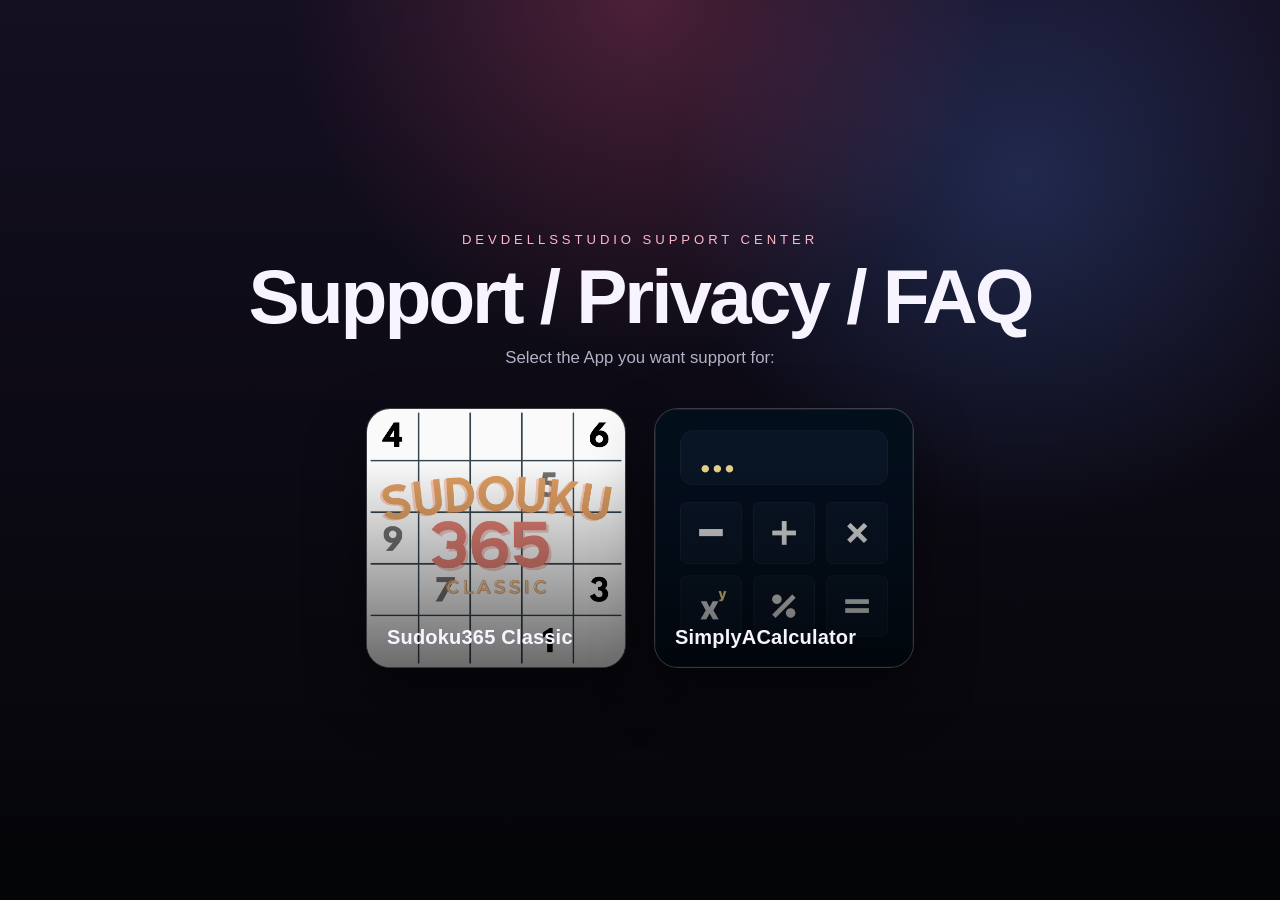
<file: index.html>
<!DOCTYPE html>
<html lang="en">

<head>
  <meta charset="UTF-8">
  <meta name="viewport" content="width=device-width, initial-scale=1.0">
  <title>App Support</title>
  <link rel="stylesheet" href="shared/css/landing.css">
</head>

<body>
  <main class="landing-shell">
    <div class="landing-copy">
      <p class="eyebrow">DevDellsStudio Support Center</p>
      <h1>Support / Privacy / FAQ</h1>
      <p class="subtitle">Select the App you want support for:</p>
    </div>

    <section class="app-grid" aria-label="App support pages">
      <!-- Duplicate one app-card block to add a new app to the landing page. -->
      <a class="app-card" href="sudoku/" aria-label="Open Sudoku365 Classic support">
        <img class="app-card__art" src="shared/icons/appicon.png" alt="Sudoku365 Classic icon">
        <span class="app-card__label">Sudoku365 Classic</span>
      </a>

      <a class="app-card" href="calculator/" aria-label="Open SimplyACalculator support">
        <img class="app-card__art" src="shared/icons/AppIcon 1.png" alt="SimplyACalculator icon">
        <span class="app-card__label">SimplyACalculator</span>
      </a>
    </section>
  </main>
</body>

</html>
</file>
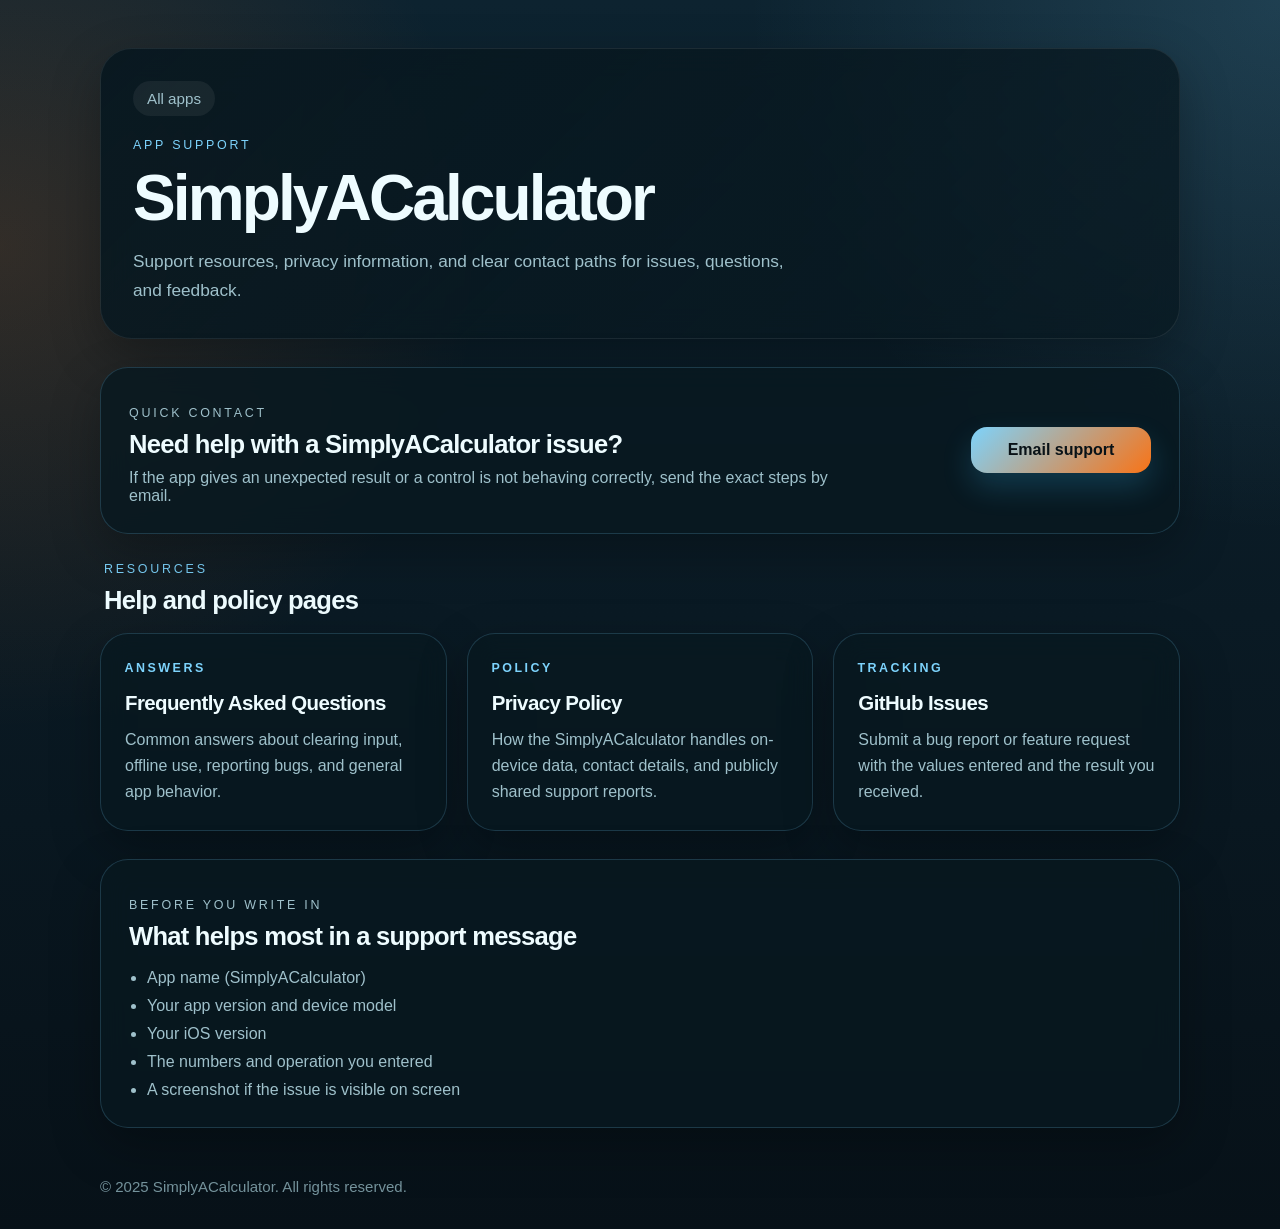
<file: calculator/index.html>
<!DOCTYPE html>
<html lang="en">

<head>
  <meta charset="UTF-8">
  <meta name="viewport" content="width=device-width, initial-scale=1.0">
  <title>SimplyACalculator Support</title>
  <link rel="stylesheet" href="css/index.css">
</head>

<body>
  <header class="hero">
    <div class="hero__content">
      <a href="../index.html" class="hero__back">All apps</a>
      <p class="hero__eyebrow">App Support</p>
      <h1>SimplyACalculator</h1>
      <p class="hero__lede">Support resources, privacy information, and clear contact paths for issues, questions, and
        feedback.</p>
    </div>
  </header>

  <main class="support-layout">
    <section class="support-panel support-panel--highlight">
      <div>
        <p class="panel-kicker">Quick contact</p>
        <h2>Need help with a SimplyACalculator issue?</h2>
        <p>If the app gives an unexpected result or a control is not behaving correctly, send the exact steps by email.
        </p>
      </div>
      <a href="mailto:devdellsstudio@gmail.com" class="button button--primary">Email support</a>
    </section>

    <section class="support-section">
      <div class="section-heading">
        <p class="panel-kicker">Resources</p>
        <h2>Help and policy pages</h2>
      </div>

      <div class="support-grid">
        <a href="faq/faq.html" class="support-link">
          <article class="resource-card">
            <span class="resource-card__meta">Answers</span>
            <h3>Frequently Asked Questions</h3>
            <p>Common answers about clearing input, offline use, reporting bugs, and general app behavior.</p>
          </article>
        </a>

        <a href="privacy/privacy.html" class="support-link">
          <article class="resource-card">
            <span class="resource-card__meta">Policy</span>
            <h3>Privacy Policy</h3>
            <p>How the SimplyACalculator handles on-device data, contact details, and publicly shared support reports.
            </p>
          </article>
        </a>

        <a href="https://github.com/Filipll97/DevDellsStudio-App-Support/issues/new" target="_blank"
          class="support-link">
          <article class="resource-card">
            <span class="resource-card__meta">Tracking</span>
            <h3>GitHub Issues</h3>
            <p>Submit a bug report or feature request with the values entered and the result you received.</p>
          </article>
        </a>
      </div>
    </section>

    <section class="support-panel">
      <div>
        <p class="panel-kicker">Before you write in</p>
        <h2>What helps most in a support message</h2>
      </div>
      <ul class="support-list">
        <li>App name (SimplyACalculator)</li>
        <li>Your app version and device model</li>
        <li>Your iOS version</li>
        <li>The numbers and operation you entered</li>
        <li>A screenshot if the issue is visible on screen</li>
      </ul>
    </section>
  </main>

  <footer>
    &copy; 2025 SimplyACalculator. All rights reserved.
  </footer>
</body>

</html>
</file>
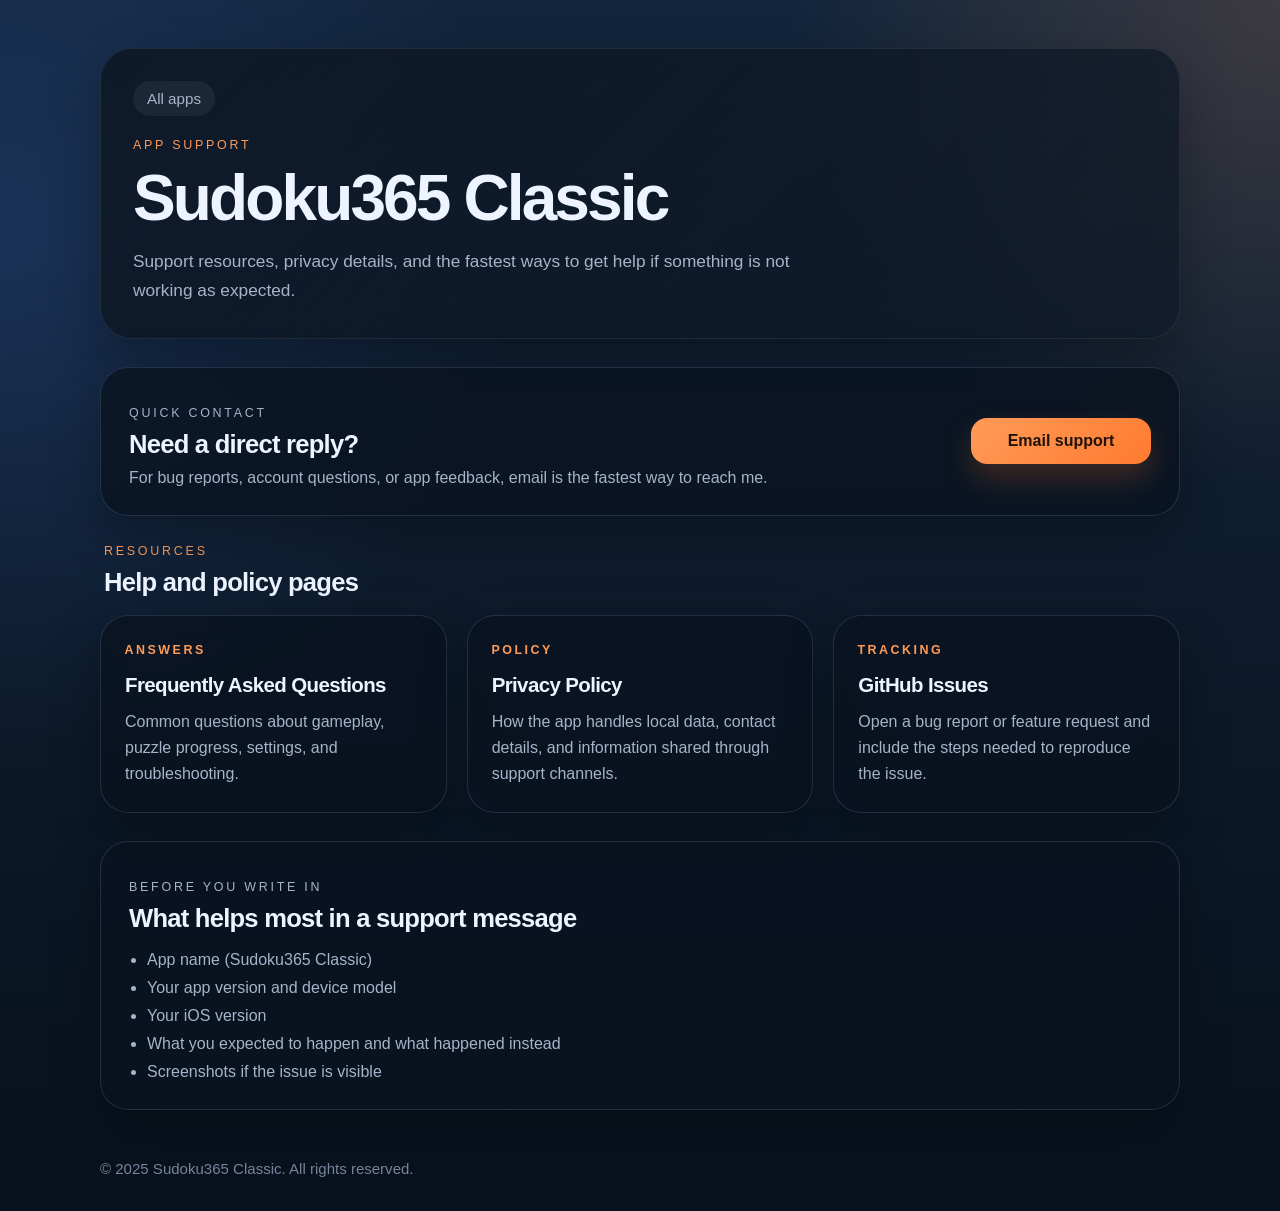
<file: sudoku/index.html>
<!DOCTYPE html>
<html lang="en">

<head>
  <meta charset="UTF-8">
  <meta name="viewport" content="width=device-width, initial-scale=1.0">
  <title>Sudoku365 Classic Support</title>
  <link rel="stylesheet" href="css/index.css">
</head>

<body>
  <header class="hero">
    <div class="hero__content">
      <a href="../index.html" class="hero__back">All apps</a>
      <p class="hero__eyebrow">App Support</p>
      <h1>Sudoku365 Classic</h1>
      <p class="hero__lede">Support resources, privacy details, and the fastest ways to get help if something is not
        working as expected.</p>
    </div>
  </header>

  <main class="support-layout">
    <section class="support-panel support-panel--highlight">
      <div>
        <p class="panel-kicker">Quick contact</p>
        <h2>Need a direct reply?</h2>
        <p>For bug reports, account questions, or app feedback, email is the fastest way to reach me.</p>
      </div>
      <a href="mailto:devdellsstudio@gmail.com" class="button button--primary">Email support</a>
    </section>

    <section class="support-section">
      <div class="section-heading">
        <p class="panel-kicker">Resources</p>
        <h2>Help and policy pages</h2>
      </div>

      <div class="support-grid">
        <a href="faq/faq.html" class="support-link">
          <article class="resource-card">
            <span class="resource-card__meta">Answers</span>
            <h3>Frequently Asked Questions</h3>
            <p>Common questions about gameplay, puzzle progress, settings, and troubleshooting.</p>
          </article>
        </a>

        <a href="privacy/privacy.html" class="support-link">
          <article class="resource-card">
            <span class="resource-card__meta">Policy</span>
            <h3>Privacy Policy</h3>
            <p>How the app handles local data, contact details, and information shared through support channels.</p>
          </article>
        </a>

        <a href="https://github.com/Filipll97/DevDellsStudio-App-Support/issues/new" target="_blank"
          class="support-link">
          <article class="resource-card">
            <span class="resource-card__meta">Tracking</span>
            <h3>GitHub Issues</h3>
            <p>Open a bug report or feature request and include the steps needed to reproduce the issue.</p>
          </article>
        </a>
      </div>
    </section>

    <section class="support-panel">
      <div>
        <p class="panel-kicker">Before you write in</p>
        <h2>What helps most in a support message</h2>
      </div>
      <ul class="support-list">
        <li>App name (Sudoku365 Classic)</li>
        <li>Your app version and device model</li>
        <li>Your iOS version</li>
        <li>What you expected to happen and what happened instead</li>
        <li>Screenshots if the issue is visible</li>
      </ul>
    </section>
  </main>

  <footer>
    &copy; 2025 Sudoku365 Classic. All rights reserved.
  </footer>
</body>

</html>
</file>
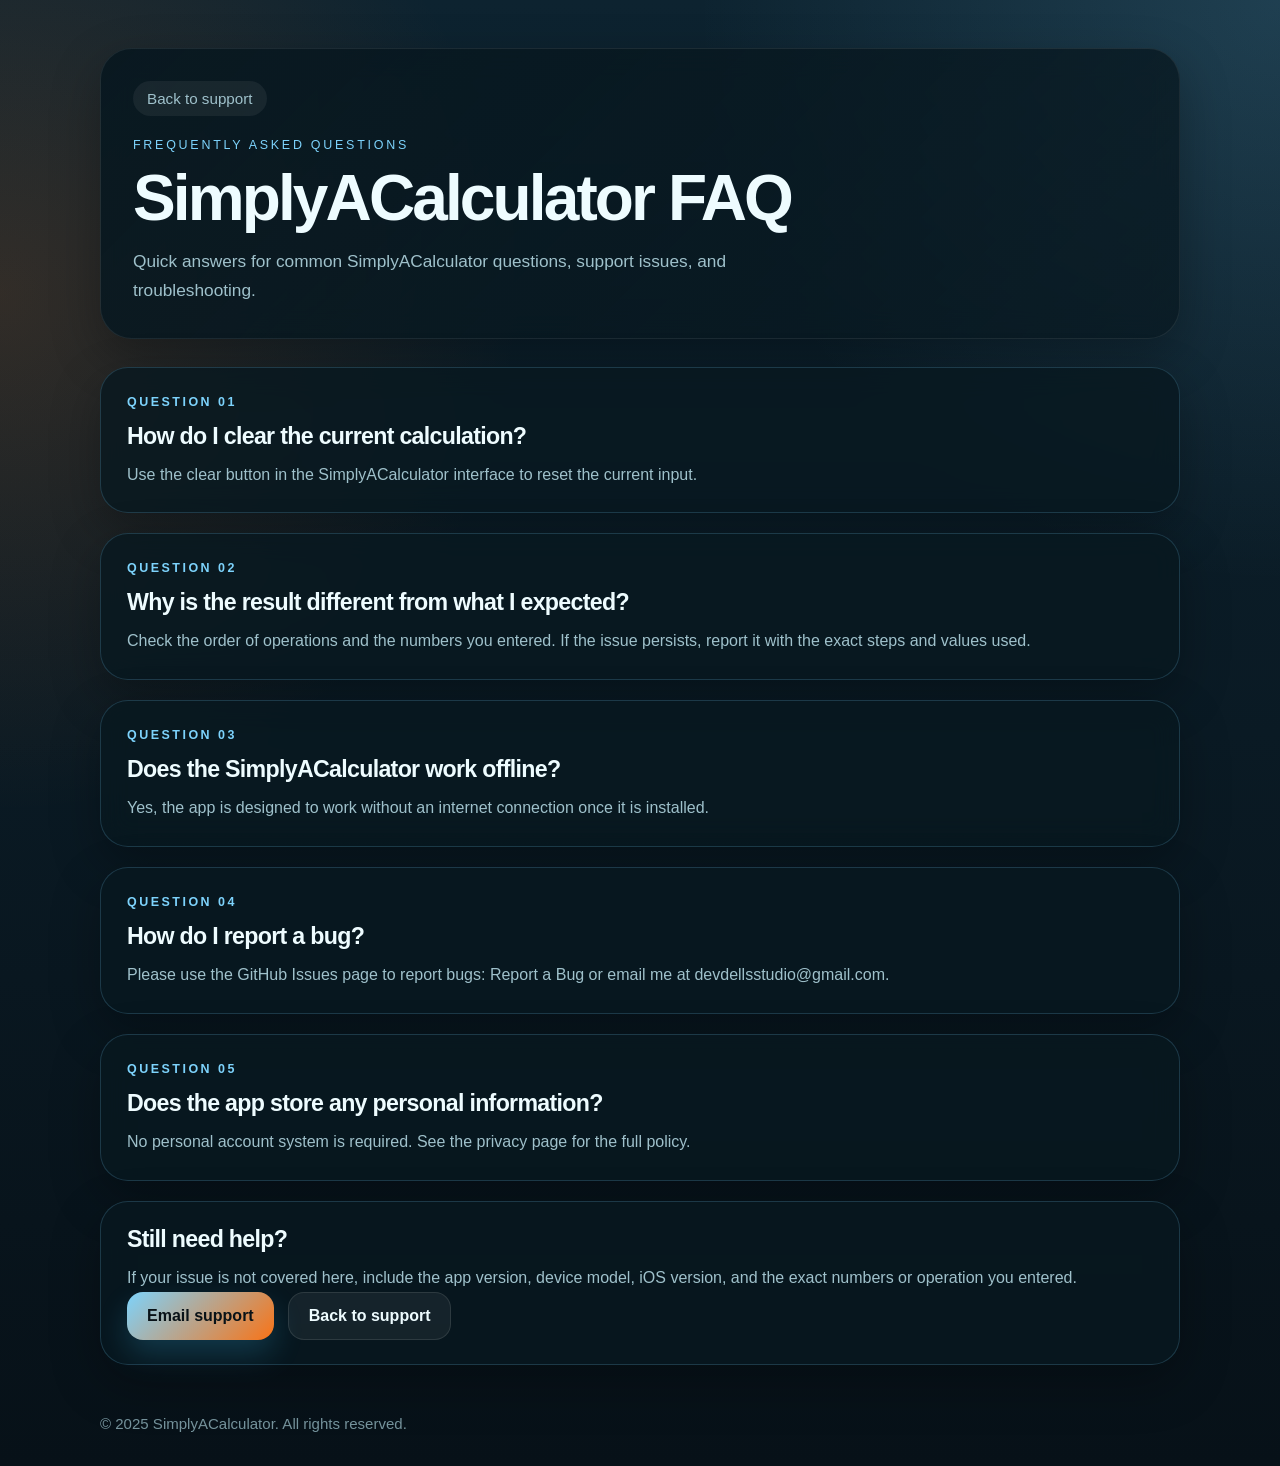
<file: calculator/faq/faq.html>
<!DOCTYPE html>
<html lang="en">

<head>
  <meta charset="UTF-8">
  <meta name="viewport" content="width=device-width, initial-scale=1.0">
  <title>SimplyACalculator FAQ</title>
  <link rel="stylesheet" href="css/faq.css">
</head>

<body>
  <header class="hero">
    <div class="hero__content">
      <a href="../index.html" class="hero__back">Back to support</a>
      <p class="hero__eyebrow">Frequently Asked Questions</p>
      <h1>SimplyACalculator FAQ</h1>
      <p class="hero__lede">Quick answers for common SimplyACalculator questions, support issues, and troubleshooting.
      </p>
    </div>
  </header>

  <main class="faq-layout">
    <article class="faq-item">
      <span class="faq-index">Question 01</span>
      <h2>How do I clear the current calculation?</h2>
      <p>Use the clear button in the SimplyACalculator interface to reset the current input.</p>
    </article>

    <article class="faq-item">
      <span class="faq-index">Question 02</span>
      <h2>Why is the result different from what I expected?</h2>
      <p>Check the order of operations and the numbers you entered. If the issue persists, report it with the exact
        steps and values used.</p>
    </article>

    <article class="faq-item">
      <span class="faq-index">Question 03</span>
      <h2>Does the SimplyACalculator work offline?</h2>
      <p>Yes, the app is designed to work without an internet connection once it is installed.</p>
    </article>

    <article class="faq-item">
      <span class="faq-index">Question 04</span>
      <h2>How do I report a bug?</h2>
      <p>Please use the GitHub Issues page to report bugs: <a
          href="https://github.com/Filipll97/DevDellsStudio-App-Support/issues/new" target="_blank">Report a Bug</a> or
        email me at <a href="mailto:devdellsstudio@gmail.com">devdellsstudio@gmail.com</a>.</p>
    </article>

    <article class="faq-item">
      <span class="faq-index">Question 05</span>
      <h2>Does the app store any personal information?</h2>
      <p>No personal account system is required. See the privacy page for the full policy.</p>
    </article>

    <section class="faq-note">
      <h2>Still need help?</h2>
      <p>If your issue is not covered here, include the app version, device model, iOS version, and the exact numbers
        or operation you entered.</p>
      <div class="button-row">
        <a class="button button--primary" href="mailto:devdellsstudio@gmail.com">Email support</a>
        <a class="button button--secondary" href="../index.html">Back to support</a>
      </div>
    </section>
  </main>

  <footer>
    &copy; 2025 SimplyACalculator. All rights reserved.
  </footer>
</body>

</html>
</file>
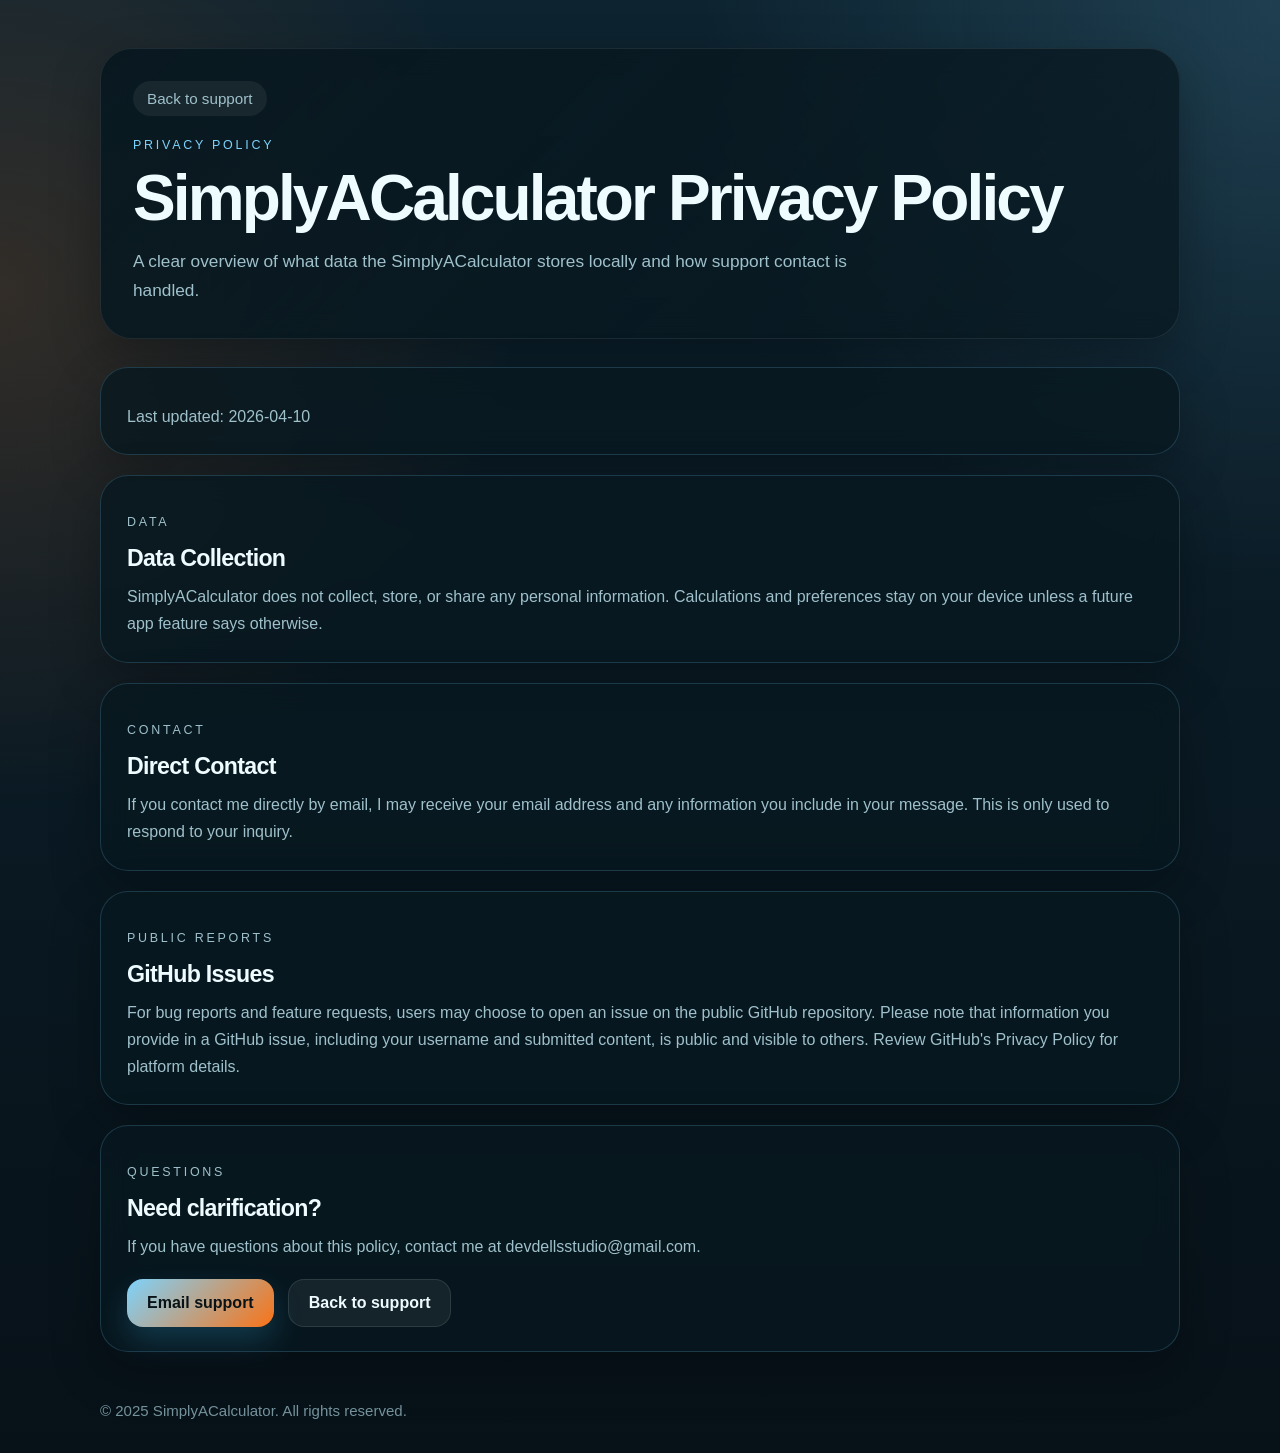
<file: calculator/privacy/privacy.html>
<!DOCTYPE html>
<html lang="en">

<head>
  <meta charset="UTF-8">
  <meta name="viewport" content="width=device-width, initial-scale=1.0">
  <title>SimplyACalculator - Privacy Policy</title>
  <link rel="stylesheet" href="css/privacy.css">
</head>

<body>
  <header class="hero">
    <div class="hero__content">
      <a href="../index.html" class="hero__back">Back to support</a>
      <p class="hero__eyebrow">Privacy Policy</p>
      <h1>SimplyACalculator Privacy Policy</h1>
      <p class="hero__lede">A clear overview of what data the SimplyACalculator stores locally and how support contact
        is
        handled.</p>
    </div>
  </header>

  <main class="policy-layout">
    <section class="policy-section">
      <p class="policy-meta">Last updated: 2026-04-10</p>
    </section>

    <section class="policy-section">
      <p class="policy-section__eyebrow">Data</p>
      <h2>Data Collection</h2>
      <p>SimplyACalculator does not collect, store, or share any personal information. Calculations and preferences stay
        on
        your device unless a future app feature says otherwise.</p>
    </section>

    <section class="policy-section">
      <p class="policy-section__eyebrow">Contact</p>
      <h2>Direct Contact</h2>
      <p>If you contact me directly by email, I may receive your email address and any information you include in your
        message. This is only used to respond to your inquiry.</p>
    </section>

    <section class="policy-section">
      <p class="policy-section__eyebrow">Public Reports</p>
      <h2>GitHub Issues</h2>
      <p>For bug reports and feature requests, users may choose to open an issue on the public GitHub repository.
        Please note that information you provide in a GitHub issue, including your username and submitted content, is
        public and visible to others. Review
        <a href="https://docs.github.com/en/site-policy/privacy-policies/github-privacy-statement"
          target="_blank">GitHub's Privacy Policy</a> for platform details.
      </p>
    </section>

    <section class="policy-note">
      <p class="policy-section__eyebrow">Questions</p>
      <h2>Need clarification?</h2>
      <p>If you have questions about this policy, contact me at
        <a href="mailto:devdellsstudio@gmail.com">devdellsstudio@gmail.com</a>.
      </p>
      <div class="button-row">
        <a class="button button--primary" href="mailto:devdellsstudio@gmail.com">Email support</a>
        <a class="button button--secondary" href="../index.html">Back to support</a>
      </div>
    </section>
  </main>

  <footer>
    &copy; 2025 SimplyACalculator. All rights reserved.
  </footer>
</body>

</html>
</file>
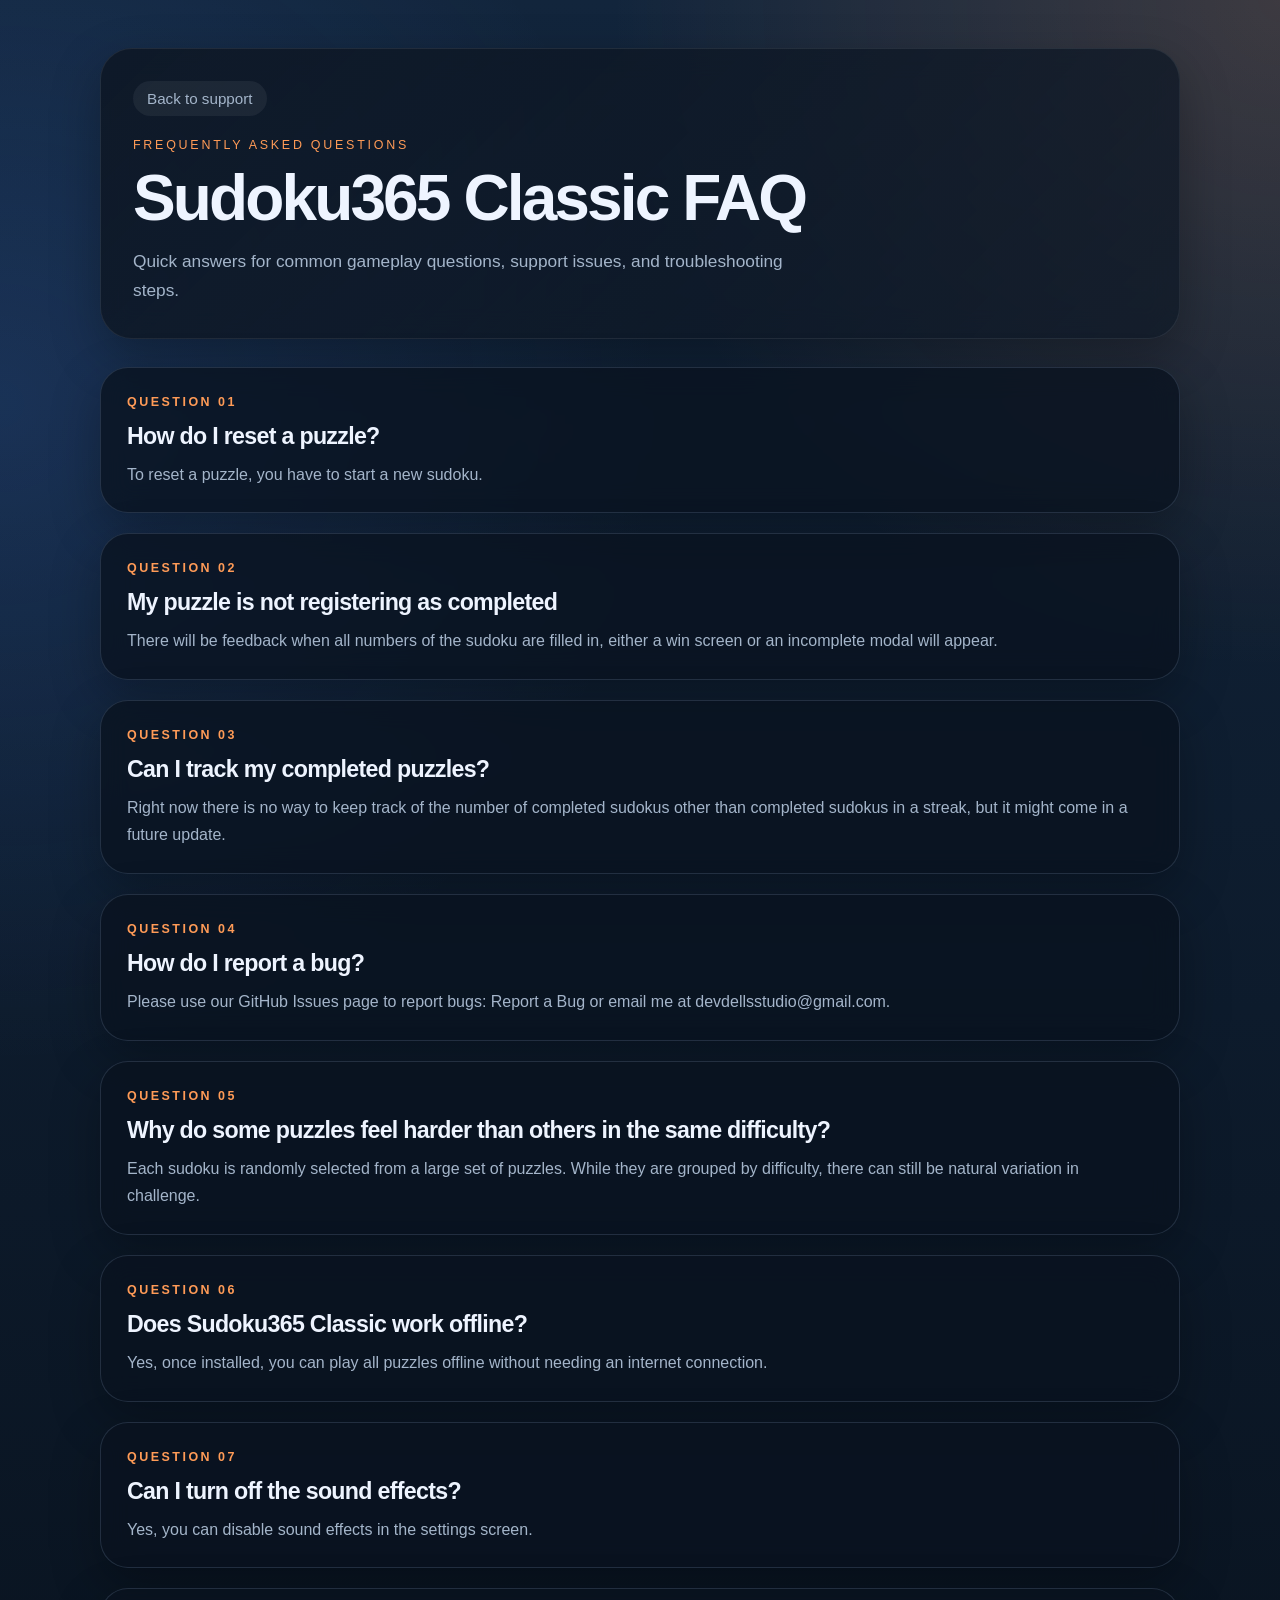
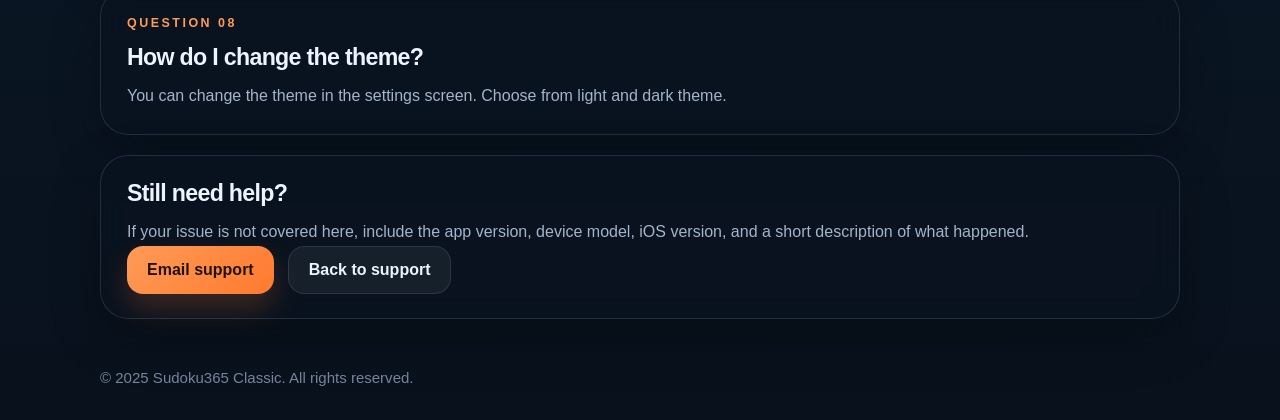
<file: sudoku/faq/faq.html>
<!DOCTYPE html>
<html lang="en">

<head>
  <meta charset="UTF-8">
  <meta name="viewport" content="width=device-width, initial-scale=1.0">
  <title>Sudoku365 Classic FAQ</title>
  <link rel="stylesheet" href="css/faq.css">
</head>

<body>
  <header class="hero">
    <div class="hero__content">
      <a href="../index.html" class="hero__back">Back to support</a>
      <p class="hero__eyebrow">Frequently Asked Questions</p>
      <h1>Sudoku365 Classic FAQ</h1>
      <p class="hero__lede">Quick answers for common gameplay questions, support issues, and troubleshooting steps.</p>
    </div>
  </header>

  <main class="faq-layout">
    <article class="faq-item">
      <span class="faq-index">Question 01</span>
      <h2>How do I reset a puzzle?</h2>
      <p>To reset a puzzle, you have to start a new sudoku.</p>
    </article>

    <article class="faq-item">
      <span class="faq-index">Question 02</span>
      <h2>My puzzle is not registering as completed</h2>
      <p>There will be feedback when all numbers of the sudoku are filled in, either a win screen or an incomplete modal
        will appear.</p>
    </article>

    <article class="faq-item">
      <span class="faq-index">Question 03</span>
      <h2>Can I track my completed puzzles?</h2>
      <p>Right now there is no way to keep track of the number of completed sudokus other than completed sudokus in a
        streak, but it might come in a future update.</p>
    </article>

    <article class="faq-item">
      <span class="faq-index">Question 04</span>
      <h2>How do I report a bug?</h2>
      <p>Please use our GitHub Issues page to report bugs: <a
          href="https://github.com/Filipll97/DevDellsStudio-App-Support/issues/new" target="_blank">Report a Bug</a> or
        email me at <a href="mailto:devdellsstudio@gmail.com">devdellsstudio@gmail.com</a>.</p>
    </article>

    <article class="faq-item">
      <span class="faq-index">Question 05</span>
      <h2>Why do some puzzles feel harder than others in the same difficulty?</h2>
      <p>Each sudoku is randomly selected from a large set of puzzles. While they are grouped by difficulty, there can
        still be natural variation in challenge.</p>
    </article>

    <article class="faq-item">
      <span class="faq-index">Question 06</span>
      <h2>Does Sudoku365 Classic work offline?</h2>
      <p>Yes, once installed, you can play all puzzles offline without needing an internet connection.</p>
    </article>

    <article class="faq-item">
      <span class="faq-index">Question 07</span>
      <h2>Can I turn off the sound effects?</h2>
      <p>Yes, you can disable sound effects in the settings screen.</p>
    </article>

    <article class="faq-item">
      <span class="faq-index">Question 08</span>
      <h2>How do I change the theme?</h2>
      <p>You can change the theme in the settings screen. Choose from light and dark theme.</p>
    </article>

    <section class="faq-note">
      <h2>Still need help?</h2>
      <p>If your issue is not covered here, include the app version, device model, iOS version, and a short description
        of what happened.</p>
      <div class="button-row">
        <a class="button button--primary" href="mailto:devdellsstudio@gmail.com">Email support</a>
        <a class="button button--secondary" href="../index.html">Back to support</a>
      </div>
    </section>
  </main>

  <footer>
    &copy; 2025 Sudoku365 Classic. All rights reserved.
  </footer>
</body>

</html>
</file>
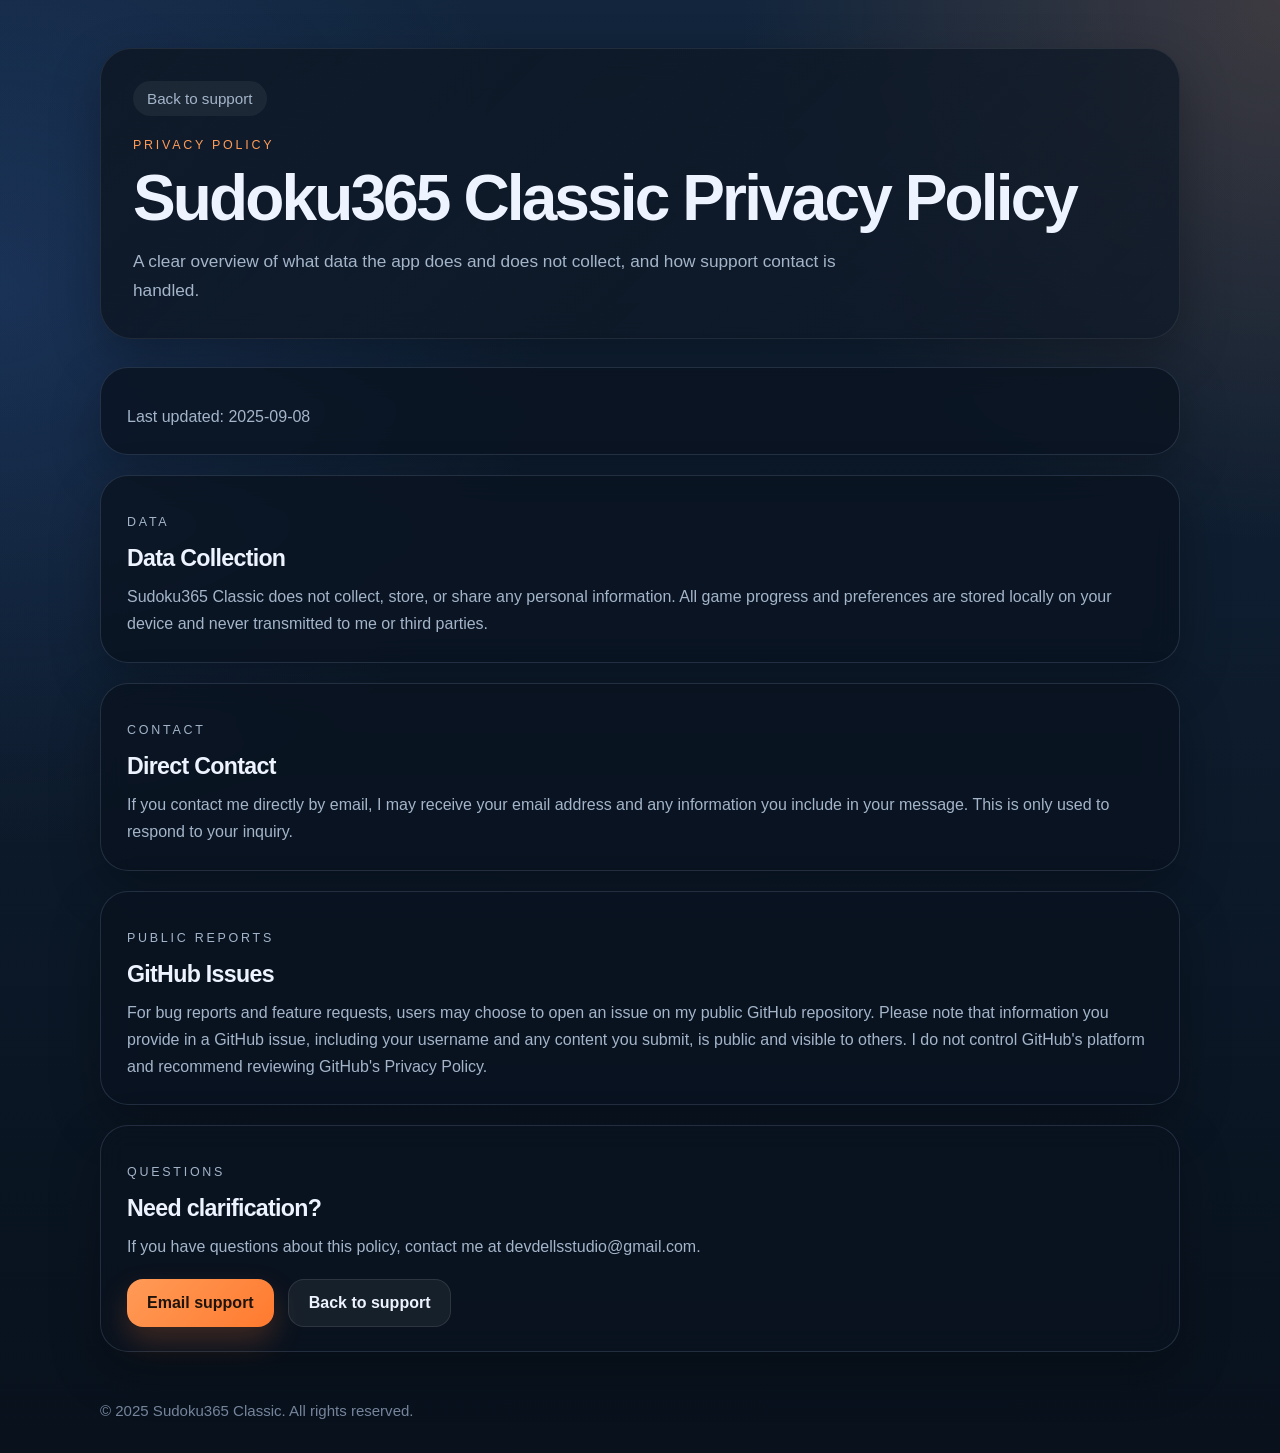
<file: sudoku/privacy/privacy.html>
<!DOCTYPE html>
<html lang="en">

<head>
  <meta charset="UTF-8">
  <meta name="viewport" content="width=device-width, initial-scale=1.0">
  <title>Sudoku365 Classic - Privacy Policy</title>
  <link rel="stylesheet" href="css/privacy.css">
</head>

<body>
  <header class="hero">
    <div class="hero__content">
      <a href="../index.html" class="hero__back">Back to support</a>
      <p class="hero__eyebrow">Privacy Policy</p>
      <h1>Sudoku365 Classic Privacy Policy</h1>
      <p class="hero__lede">A clear overview of what data the app does and does not collect, and how support contact is
        handled.</p>
    </div>
  </header>

  <main class="policy-layout">
    <section class="policy-section">
      <p class="policy-meta">Last updated: 2025-09-08</p>
    </section>

    <section class="policy-section">
      <p class="policy-section__eyebrow">Data</p>
      <h2>Data Collection</h2>
      <p>Sudoku365 Classic does not collect, store, or share any personal information. All game progress and
        preferences are stored locally on your device and never transmitted to me or third parties.</p>
    </section>

    <section class="policy-section">
      <p class="policy-section__eyebrow">Contact</p>
      <h2>Direct Contact</h2>
      <p>If you contact me directly by email, I may receive your email address and any information you include in your
        message. This is only used to respond to your inquiry.</p>
    </section>

    <section class="policy-section">
      <p class="policy-section__eyebrow">Public Reports</p>
      <h2>GitHub Issues</h2>
      <p>For bug reports and feature requests, users may choose to open an issue on my public GitHub repository. Please
        note that information you provide in a GitHub issue, including your username and any content you submit, is
        public and visible to others. I do not control GitHub's platform and recommend reviewing
        <a href="https://docs.github.com/en/site-policy/privacy-policies/github-privacy-statement"
          target="_blank">GitHub's Privacy Policy</a>.</p>
    </section>

    <section class="policy-note">
      <p class="policy-section__eyebrow">Questions</p>
      <h2>Need clarification?</h2>
      <p>If you have questions about this policy, contact me at
        <a href="mailto:devdellsstudio@gmail.com">devdellsstudio@gmail.com</a>.</p>
      <div class="button-row">
        <a class="button button--primary" href="mailto:devdellsstudio@gmail.com">Email support</a>
        <a class="button button--secondary" href="../index.html">Back to support</a>
      </div>
    </section>
  </main>

  <footer>
    &copy; 2025 Sudoku365 Classic. All rights reserved.
  </footer>
</body>

</html>
</file>
<file: shared/css/landing.css>
:root {
  --bg-top: #140f21;
  --bg-bottom: #040507;
  --panel: rgba(255, 255, 255, 0.06);
  --panel-border: rgba(255, 255, 255, 0.14);
  --text-main: #f7f4ff;
  --text-muted: #b6b0c9;
  --shadow: 0 24px 60px rgba(0, 0, 0, 0.42);
}

* {
  box-sizing: border-box;
  margin: 0;
  padding: 0;
}

html,
body {
  min-height: 100%;
  background-color: var(--bg-bottom);
  overscroll-behavior-y: none;
}

body {
  font-family: "Avenir Next", "Segoe UI", sans-serif;
  color: var(--text-main);
  background:
    radial-gradient(circle at top, rgba(218, 77, 115, 0.28), transparent 32%),
    radial-gradient(circle at 80% 20%, rgba(89, 140, 255, 0.22), transparent 28%),
    linear-gradient(180deg, var(--bg-top) 0%, var(--bg-bottom) 100%);
}

.landing-shell {
  width: min(1080px, calc(100% - 32px));
  margin: 0 auto;
  min-height: 100vh;
  display: grid;
  align-content: center;
  gap: 40px;
  padding: 48px 0;
}

.landing-copy {
  text-align: center;
}

.eyebrow {
  text-transform: uppercase;
  letter-spacing: 0.3em;
  font-size: 0.82rem;
  color: #ffb8c9;
  margin-bottom: 12px;
}

h1 {
  font-size: clamp(2.4rem, 6vw, 4.8rem);
  line-height: 0.98;
  letter-spacing: -0.04em;
}

.subtitle {
  margin-top: 14px;
  color: var(--text-muted);
  font-size: 1.05rem;
}

.app-grid {
  display: grid;
  grid-template-columns: repeat(auto-fit, 260px);
  justify-content: center;
  gap: 28px;
}

.app-card {
  position: relative;
  overflow: hidden;
  width: 260px;
  aspect-ratio: 1 / 1;
  border-radius: 24px;
  border: 1px solid var(--panel-border);
  background: var(--panel);
  box-shadow: var(--shadow);
  text-decoration: none;
  color: inherit;
  transform: scale(1);
  transition: transform 180ms ease, border-color 180ms ease, box-shadow 180ms ease;
}

.app-card::after {
  content: "";
  position: absolute;
  inset: 0;
  background: linear-gradient(180deg, rgba(0, 0, 0, 0.02) 20%, rgba(0, 0, 0, 0.58) 100%);
}

.app-card:hover,
.app-card:focus-visible {
  transform: scale(1.03);
  border-color: rgba(255, 255, 255, 0.32);
  box-shadow: 0 32px 70px rgba(0, 0, 0, 0.5);
}

.app-card:focus-visible {
  outline: 2px solid #ffffff;
  outline-offset: 4px;
}

.app-card__art {
  width: 100%;
  height: 100%;
  object-fit: cover;
  display: block;
}

.app-card__label {
  position: absolute;
  left: 20px;
  right: 20px;
  bottom: 18px;
  z-index: 1;
  font-size: 1.25rem;
  font-weight: 700;
  letter-spacing: 0.01em;
}

@media (max-width: 640px) {
  .landing-shell {
    width: min(100% - 24px, 560px);
    gap: 28px;
    padding: 32px 0;
  }

  .app-grid {
    grid-template-columns: minmax(0, 280px);
    justify-content: center;
    gap: 18px;
  }

  .app-card {
    width: min(100%, 280px);
  }
}
</file>
<file: calculator/css/index.css>
:root {
  --bg: #071118;
  --bg-accent: #0d2330;
  --panel: rgba(8, 24, 32, 0.8);
  --panel-border: rgba(125, 211, 252, 0.18);
  --text-main: #eefcff;
  --text-muted: #9fc1cb;
  --accent: #7dd3fc;
  --accent-strong: #38bdf8;
  --card-shadow: 0 18px 50px rgba(0, 0, 0, 0.28);
}

* {
  box-sizing: border-box;
  margin: 0;
  padding: 0;
}

html,
body {
  min-height: 100%;
  background-color: var(--bg);
  overscroll-behavior-y: none;
}

body {
  font-family: "Avenir Next", "Segoe UI", sans-serif;
  background:
    radial-gradient(circle at top right, rgba(125, 211, 252, 0.16), transparent 30%),
    radial-gradient(circle at left 20%, rgba(249, 115, 22, 0.16), transparent 30%),
    linear-gradient(180deg, var(--bg-accent) 0%, var(--bg) 100%);
  color: var(--text-main);
}

a {
  color: inherit;
  text-decoration: none;
}

.hero {
  padding: 48px 16px 28px;
}

.hero__content,
.support-layout,
footer {
  width: min(1080px, calc(100% - 32px));
  margin: 0 auto;
}

.hero__content {
  background: linear-gradient(135deg, rgba(8, 24, 32, 0.94), rgba(8, 24, 32, 0.72));
  border: 1px solid rgba(255, 255, 255, 0.08);
  border-radius: 32px;
  padding: 32px;
  box-shadow: var(--card-shadow);
  backdrop-filter: blur(14px);
}

.hero__back {
  display: inline-flex;
  align-items: center;
  padding: 9px 14px;
  border-radius: 999px;
  background: rgba(255, 255, 255, 0.06);
  color: var(--text-muted);
  font-size: 0.95rem;
  margin-bottom: 22px;
  transition: background-color 180ms ease, color 180ms ease;
}

.hero__back:hover {
  background: rgba(255, 255, 255, 0.1);
  color: var(--text-main);
}

.hero__eyebrow,
.panel-kicker {
  text-transform: uppercase;
  letter-spacing: 0.22em;
  font-size: 0.78rem;
  color: var(--accent);
}

.hero h1 {
  margin-top: 16px;
  font-size: clamp(2.5rem, 5vw, 4.6rem);
  letter-spacing: -0.045em;
  line-height: 0.95;
}

.hero__lede {
  max-width: 680px;
  margin-top: 18px;
  color: var(--text-muted);
  font-size: 1.08rem;
  line-height: 1.7;
}

.support-layout {
  display: grid;
  gap: 28px;
  padding: 0 0 40px;
}

.support-panel,
.resource-card {
  background: var(--panel);
  border: 1px solid var(--panel-border);
  border-radius: 28px;
  box-shadow: var(--card-shadow);
  backdrop-filter: blur(14px);
}

.support-panel {
  padding: 28px;
}

.support-panel--highlight {
  display: flex;
  align-items: center;
  justify-content: space-between;
  gap: 24px;
}

.support-panel h2,
.section-heading h2 {
  margin-top: 10px;
  font-size: clamp(1.55rem, 2vw, 2.1rem);
  letter-spacing: -0.03em;
}

.support-panel p {
  margin-top: 10px;
  max-width: 700px;
  color: var(--text-muted);
}

.button {
  display: inline-flex;
  align-items: center;
  justify-content: center;
  min-width: 180px;
  padding: 14px 20px;
  border-radius: 16px;
  font-weight: 700;
  transition: transform 180ms ease, box-shadow 180ms ease, background-color 180ms ease;
}

.button--primary {
  background: linear-gradient(135deg, #7dd3fc 0%, #f97316 100%);
  color: #091217;
  box-shadow: 0 14px 30px rgba(56, 189, 248, 0.2);
}

.button--primary:hover {
  transform: translateY(-2px);
  box-shadow: 0 18px 34px rgba(56, 189, 248, 0.26);
}

.support-section {
  display: grid;
  gap: 18px;
}

.section-heading {
  padding: 0 4px;
}

.support-grid {
  display: grid;
  grid-template-columns: repeat(auto-fit, minmax(240px, 1fr));
  gap: 20px;
}

.resource-card {
  height: 100%;
  padding: 24px;
  transition: transform 180ms ease, border-color 180ms ease, background-color 180ms ease;
}

.resource-card:hover {
  transform: translateY(-4px);
  border-color: rgba(125, 211, 252, 0.36);
  background: rgba(8, 24, 32, 0.95);
}

.resource-card__meta {
  display: inline-block;
  margin-bottom: 16px;
  color: var(--accent);
  font-size: 0.78rem;
  font-weight: 700;
  letter-spacing: 0.2em;
  text-transform: uppercase;
}

.resource-card h3 {
  font-size: 1.28rem;
  letter-spacing: -0.03em;
}

.resource-card p {
  margin-top: 12px;
  color: var(--text-muted);
  line-height: 1.65;
}

.support-list {
  margin-top: 18px;
  padding-left: 18px;
  color: var(--text-muted);
  display: grid;
  gap: 10px;
}

footer {
  padding: 10px 0 34px;
  color: #76949d;
  font-size: 0.94rem;
}

@media (max-width: 780px) {
  .hero {
    padding: 28px 0 28px;
  }

  .hero__content {
    padding: 24px;
    border-radius: 26px;
  }

  .support-panel,
  .resource-card {
    border-radius: 22px;
  }

  .support-panel--highlight {
    flex-direction: column;
    align-items: flex-start;
  }

  .button {
    width: 100%;
  }
}
</file>
<file: sudoku/css/index.css>
:root {
  --bg: #08111c;
  --bg-accent: #12253c;
  --panel: rgba(10, 19, 31, 0.78);
  --panel-border: rgba(151, 176, 209, 0.18);
  --text-main: #eef4ff;
  --text-muted: #a4b5ca;
  --accent: #ff9b57;
  --accent-strong: #ff7a2f;
  --card-shadow: 0 18px 50px rgba(0, 0, 0, 0.28);
}

* {
  box-sizing: border-box;
  margin: 0;
  padding: 0;
}

html,
body {
  min-height: 100%;
  background-color: var(--bg);
  overscroll-behavior-y: none;
}

body {
  font-family: "Avenir Next", "Segoe UI", sans-serif;
  background:
    radial-gradient(circle at top right, rgba(255, 155, 87, 0.18), transparent 28%),
    radial-gradient(circle at left 20%, rgba(74, 138, 255, 0.16), transparent 32%),
    linear-gradient(180deg, var(--bg-accent) 0%, var(--bg) 100%);
  color: var(--text-main);
}

a {
  color: inherit;
  text-decoration: none;
}

.hero {
  padding: 48px 16px 28px;
}

.hero__content,
.support-layout,
footer {
  width: min(1080px, calc(100% - 32px));
  margin: 0 auto;
}

.hero__content {
  background: linear-gradient(135deg, rgba(14, 24, 38, 0.92), rgba(14, 24, 38, 0.7));
  border: 1px solid rgba(255, 255, 255, 0.08);
  border-radius: 32px;
  padding: 32px;
  box-shadow: var(--card-shadow);
  backdrop-filter: blur(14px);
}

.hero__back {
  display: inline-flex;
  align-items: center;
  padding: 9px 14px;
  border-radius: 999px;
  background: rgba(255, 255, 255, 0.06);
  color: var(--text-muted);
  font-size: 0.95rem;
  margin-bottom: 22px;
  transition: background-color 180ms ease, color 180ms ease;
}

.hero__back:hover {
  background: rgba(255, 255, 255, 0.1);
  color: var(--text-main);
}

.hero__eyebrow,
.panel-kicker {
  text-transform: uppercase;
  letter-spacing: 0.22em;
  font-size: 0.78rem;
  color: var(--accent);
}

.hero h1 {
  margin-top: 16px;
  font-size: clamp(2.5rem, 5vw, 4.6rem);
  letter-spacing: -0.045em;
  line-height: 0.95;
}

.hero__lede {
  max-width: 680px;
  margin-top: 18px;
  color: var(--text-muted);
  font-size: 1.08rem;
  line-height: 1.7;
}

.support-layout {
  display: grid;
  gap: 28px;
  padding: 0 0 40px;
}

.support-panel,
.resource-card {
  background: var(--panel);
  border: 1px solid var(--panel-border);
  border-radius: 28px;
  box-shadow: var(--card-shadow);
  backdrop-filter: blur(14px);
}

.support-panel {
  padding: 28px;
}

.support-panel--highlight {
  display: flex;
  align-items: center;
  justify-content: space-between;
  gap: 24px;
}

.support-panel h2,
.section-heading h2 {
  margin-top: 10px;
  font-size: clamp(1.55rem, 2vw, 2.1rem);
  letter-spacing: -0.03em;
}

.support-panel p {
  margin-top: 10px;
  max-width: 700px;
  color: var(--text-muted);
}

.button {
  display: inline-flex;
  align-items: center;
  justify-content: center;
  min-width: 180px;
  padding: 14px 20px;
  border-radius: 16px;
  font-weight: 700;
  transition: transform 180ms ease, box-shadow 180ms ease, background-color 180ms ease;
}

.button--primary {
  background: linear-gradient(135deg, var(--accent) 0%, var(--accent-strong) 100%);
  color: #1f130b;
  box-shadow: 0 14px 30px rgba(255, 122, 47, 0.22);
}

.button--primary:hover {
  transform: translateY(-2px);
  box-shadow: 0 18px 34px rgba(255, 122, 47, 0.28);
}

.support-section {
  display: grid;
  gap: 18px;
}

.section-heading {
  padding: 0 4px;
}

.support-grid {
  display: grid;
  grid-template-columns: repeat(auto-fit, minmax(240px, 1fr));
  gap: 20px;
}

.resource-card {
  height: 100%;
  padding: 24px;
  transition: transform 180ms ease, border-color 180ms ease, background-color 180ms ease;
}

.resource-card:hover {
  transform: translateY(-4px);
  border-color: rgba(255, 155, 87, 0.36);
  background: rgba(14, 24, 38, 0.94);
}

.resource-card__meta {
  display: inline-block;
  margin-bottom: 16px;
  color: var(--accent);
  font-size: 0.78rem;
  font-weight: 700;
  letter-spacing: 0.2em;
  text-transform: uppercase;
}

.resource-card h3 {
  font-size: 1.28rem;
  letter-spacing: -0.03em;
}

.resource-card p {
  margin-top: 12px;
  color: var(--text-muted);
  line-height: 1.65;
}

.support-list {
  margin-top: 18px;
  padding-left: 18px;
  color: var(--text-muted);
  display: grid;
  gap: 10px;
}

footer {
  padding: 10px 0 34px;
  color: #77869d;
  font-size: 0.94rem;
}

@media (max-width: 780px) {
  .hero {
    padding: 28px 0 28px;
  }

  .hero__content {
    padding: 24px;
    border-radius: 26px;
  }

  .support-panel,
  .resource-card {
    border-radius: 22px;
  }

  .support-panel--highlight {
    flex-direction: column;
    align-items: flex-start;
  }

  .button {
    width: 100%;
  }
}
</file>
<file: calculator/faq/css/faq.css>
:root {
  --bg: #071118;
  --bg-accent: #0d2330;
  --panel: rgba(8, 24, 32, 0.8);
  --panel-border: rgba(125, 211, 252, 0.18);
  --text-main: #eefcff;
  --text-muted: #9fc1cb;
  --accent: #7dd3fc;
  --accent-strong: #38bdf8;
  --card-shadow: 0 18px 50px rgba(0, 0, 0, 0.28);
}

* {
  box-sizing: border-box;
  margin: 0;
  padding: 0;
}

html,
body {
  min-height: 100%;
  background-color: var(--bg);
  overscroll-behavior-y: none;
}

body {
  font-family: "Avenir Next", "Segoe UI", sans-serif;
  background:
    radial-gradient(circle at top right, rgba(125, 211, 252, 0.16), transparent 30%),
    radial-gradient(circle at left 20%, rgba(249, 115, 22, 0.16), transparent 30%),
    linear-gradient(180deg, var(--bg-accent) 0%, var(--bg) 100%);
  color: var(--text-main);
}

a {
  color: inherit;
  text-decoration: none;
}

.hero {
  padding: 48px 16px 28px;
}

.hero__content,
.faq-layout,
footer {
  width: min(1080px, calc(100% - 32px));
  margin: 0 auto;
}

.hero__content {
  background: linear-gradient(135deg, rgba(8, 24, 32, 0.94), rgba(8, 24, 32, 0.72));
  border: 1px solid rgba(255, 255, 255, 0.08);
  border-radius: 32px;
  padding: 32px;
  box-shadow: var(--card-shadow);
  backdrop-filter: blur(14px);
}

.hero__back {
  display: inline-flex;
  align-items: center;
  padding: 9px 14px;
  border-radius: 999px;
  background: rgba(255, 255, 255, 0.06);
  color: var(--text-muted);
  font-size: 0.95rem;
  margin-bottom: 22px;
  transition: background-color 180ms ease, color 180ms ease;
}

.hero__back:hover {
  background: rgba(255, 255, 255, 0.1);
  color: var(--text-main);
}

.hero__eyebrow {
  text-transform: uppercase;
  letter-spacing: 0.22em;
  font-size: 0.78rem;
  color: var(--accent);
}

.hero h1 {
  margin-top: 16px;
  font-size: clamp(2.4rem, 5vw, 4.2rem);
  letter-spacing: -0.045em;
  line-height: 0.95;
}

.hero__lede {
  max-width: 700px;
  margin-top: 18px;
  color: var(--text-muted);
  font-size: 1.08rem;
  line-height: 1.7;
}

.faq-layout {
  display: grid;
  gap: 20px;
  padding: 0 0 40px;
}

.faq-item,
.faq-note {
  background: var(--panel);
  border: 1px solid var(--panel-border);
  border-radius: 28px;
  padding: 24px 26px;
  box-shadow: var(--card-shadow);
  backdrop-filter: blur(14px);
}

.faq-item {
  transition: transform 180ms ease, border-color 180ms ease, background-color 180ms ease;
}

.faq-item:hover {
  transform: translateY(-4px);
  border-color: rgba(125, 211, 252, 0.36);
  background: rgba(8, 24, 32, 0.95);
}

.faq-index {
  display: inline-block;
  margin-bottom: 14px;
  color: var(--accent);
  font-size: 0.78rem;
  font-weight: 700;
  letter-spacing: 0.2em;
  text-transform: uppercase;
}

.faq-item h2,
.faq-note h2 {
  font-size: 1.45rem;
  letter-spacing: -0.03em;
}

.faq-item p,
.faq-note p,
.faq-note li {
  margin-top: 12px;
  color: var(--text-muted);
  line-height: 1.68;
}

.faq-note ul {
  margin-top: 14px;
  padding-left: 18px;
  display: grid;
  gap: 8px;
}

.button-row {
  display: flex;
  flex-wrap: wrap;
  gap: 14px;
}

.button {
  display: inline-flex;
  align-items: center;
  justify-content: center;
  padding: 14px 20px;
  border-radius: 16px;
  font-weight: 700;
  transition: transform 180ms ease, box-shadow 180ms ease, background-color 180ms ease;
}

.button--primary {
  background: linear-gradient(135deg, #7dd3fc 0%, #f97316 100%);
  color: #091217;
  box-shadow: 0 14px 30px rgba(56, 189, 248, 0.2);
}

.button--secondary {
  background: rgba(255, 255, 255, 0.06);
  color: var(--text-main);
  border: 1px solid rgba(255, 255, 255, 0.1);
}

.button:hover {
  transform: translateY(-2px);
}

footer {
  padding: 10px 0 34px;
  color: #76949d;
  font-size: 0.94rem;
}

@media (max-width: 780px) {
  .hero {
    padding-top: 28px;
  }

  .hero__content {
    padding: 24px;
    border-radius: 26px;
  }

  .faq-item,
  .faq-note {
    border-radius: 22px;
    padding: 22px;
  }

  .button-row {
    flex-direction: column;
  }

  .button {
    width: 100%;
  }
}
</file>
<file: calculator/privacy/css/privacy.css>
:root {
  --bg: #071118;
  --bg-accent: #0d2330;
  --panel: rgba(8, 24, 32, 0.8);
  --panel-border: rgba(125, 211, 252, 0.18);
  --text-main: #eefcff;
  --text-muted: #9fc1cb;
  --accent: #7dd3fc;
  --accent-strong: #38bdf8;
  --card-shadow: 0 18px 50px rgba(0, 0, 0, 0.28);
}

* {
  box-sizing: border-box;
  margin: 0;
  padding: 0;
}

html,
body {
  min-height: 100%;
  background-color: var(--bg);
  overscroll-behavior-y: none;
}

body {
  font-family: "Avenir Next", "Segoe UI", sans-serif;
  background:
    radial-gradient(circle at top right, rgba(125, 211, 252, 0.16), transparent 30%),
    radial-gradient(circle at left 20%, rgba(249, 115, 22, 0.16), transparent 30%),
    linear-gradient(180deg, var(--bg-accent) 0%, var(--bg) 100%);
  color: var(--text-main);
}

a {
  color: inherit;
  text-decoration: none;
}

.hero {
  padding: 48px 16px 28px;
}

.hero__content,
.policy-layout,
footer {
  width: min(1080px, calc(100% - 32px));
  margin: 0 auto;
}

.hero__content {
  background: linear-gradient(135deg, rgba(8, 24, 32, 0.94), rgba(8, 24, 32, 0.72));
  border: 1px solid rgba(255, 255, 255, 0.08);
  border-radius: 32px;
  padding: 32px;
  box-shadow: var(--card-shadow);
  backdrop-filter: blur(14px);
}

.hero__back {
  display: inline-flex;
  align-items: center;
  padding: 9px 14px;
  border-radius: 999px;
  background: rgba(255, 255, 255, 0.06);
  color: var(--text-muted);
  font-size: 0.95rem;
  margin-bottom: 22px;
  transition: background-color 180ms ease, color 180ms ease;
}

.hero__back:hover {
  background: rgba(255, 255, 255, 0.1);
  color: var(--text-main);
}

.hero__eyebrow,
.policy-section__eyebrow {
  text-transform: uppercase;
  letter-spacing: 0.22em;
  font-size: 0.78rem;
  color: var(--accent);
}

.hero h1 {
  margin-top: 16px;
  font-size: clamp(2.4rem, 5vw, 4.2rem);
  letter-spacing: -0.045em;
  line-height: 0.95;
}

.hero__lede {
  max-width: 720px;
  margin-top: 18px;
  color: var(--text-muted);
  font-size: 1.08rem;
  line-height: 1.7;
}

.policy-layout {
  display: grid;
  gap: 20px;
  padding: 0 0 40px;
}

.policy-section,
.policy-note {
  background: var(--panel);
  border: 1px solid var(--panel-border);
  border-radius: 28px;
  padding: 24px 26px;
  box-shadow: var(--card-shadow);
  backdrop-filter: blur(14px);
}

.policy-meta {
  color: var(--text-muted);
}

.policy-section h2,
.policy-note h2 {
  margin-top: 12px;
  font-size: 1.45rem;
  letter-spacing: -0.03em;
}

.policy-section p,
.policy-note p {
  margin-top: 12px;
  color: var(--text-muted);
  line-height: 1.68;
}

.button-row {
  display: flex;
  flex-wrap: wrap;
  gap: 14px;
  margin-top: 18px;
}

.button {
  display: inline-flex;
  align-items: center;
  justify-content: center;
  padding: 14px 20px;
  border-radius: 16px;
  font-weight: 700;
  transition: transform 180ms ease, box-shadow 180ms ease, background-color 180ms ease;
}

.button--primary {
  background: linear-gradient(135deg, #7dd3fc 0%, #f97316 100%);
  color: #091217;
  box-shadow: 0 14px 30px rgba(56, 189, 248, 0.2);
}

.button--secondary {
  background: rgba(255, 255, 255, 0.06);
  color: var(--text-main);
  border: 1px solid rgba(255, 255, 255, 0.1);
}

.button:hover {
  transform: translateY(-2px);
}

footer {
  padding: 10px 0 34px;
  color: #76949d;
  font-size: 0.94rem;
}

@media (max-width: 780px) {
  .hero {
    padding-top: 28px;
  }

  .hero__content {
    padding: 24px;
    border-radius: 26px;
  }

  .policy-section,
  .policy-note {
    border-radius: 22px;
    padding: 22px;
  }

  .button-row {
    flex-direction: column;
  }

  .button {
    width: 100%;
  }
}
</file>
<file: sudoku/faq/css/faq.css>
:root {
  --bg: #08111c;
  --bg-accent: #12253c;
  --panel: rgba(10, 19, 31, 0.78);
  --panel-border: rgba(151, 176, 209, 0.18);
  --text-main: #eef4ff;
  --text-muted: #a4b5ca;
  --accent: #ff9b57;
  --accent-strong: #ff7a2f;
  --card-shadow: 0 18px 50px rgba(0, 0, 0, 0.28);
}

* {
  box-sizing: border-box;
  margin: 0;
  padding: 0;
}

html,
body {
  min-height: 100%;
  background-color: var(--bg);
  overscroll-behavior-y: none;
}

body {
  font-family: "Avenir Next", "Segoe UI", sans-serif;
  background:
    radial-gradient(circle at top right, rgba(255, 155, 87, 0.18), transparent 28%),
    radial-gradient(circle at left 20%, rgba(74, 138, 255, 0.16), transparent 32%),
    linear-gradient(180deg, var(--bg-accent) 0%, var(--bg) 100%);
  color: var(--text-main);
}

a {
  color: inherit;
  text-decoration: none;
}

.hero {
  padding: 48px 16px 28px;
}

.hero__content,
.faq-layout,
footer {
  width: min(1080px, calc(100% - 32px));
  margin: 0 auto;
}

.hero__content {
  background: linear-gradient(135deg, rgba(14, 24, 38, 0.92), rgba(14, 24, 38, 0.7));
  border: 1px solid rgba(255, 255, 255, 0.08);
  border-radius: 32px;
  padding: 32px;
  box-shadow: var(--card-shadow);
  backdrop-filter: blur(14px);
}

.hero__back {
  display: inline-flex;
  align-items: center;
  padding: 9px 14px;
  border-radius: 999px;
  background: rgba(255, 255, 255, 0.06);
  color: var(--text-muted);
  font-size: 0.95rem;
  margin-bottom: 22px;
  transition: background-color 180ms ease, color 180ms ease;
}

.hero__back:hover {
  background: rgba(255, 255, 255, 0.1);
  color: var(--text-main);
}

.hero__eyebrow {
  text-transform: uppercase;
  letter-spacing: 0.22em;
  font-size: 0.78rem;
  color: var(--accent);
}

.hero h1 {
  margin-top: 16px;
  font-size: clamp(2.4rem, 5vw, 4.2rem);
  letter-spacing: -0.045em;
  line-height: 0.95;
}

.hero__lede {
  max-width: 700px;
  margin-top: 18px;
  color: var(--text-muted);
  font-size: 1.08rem;
  line-height: 1.7;
}

.faq-layout {
  display: grid;
  gap: 20px;
  padding: 0 0 40px;
}

.faq-item,
.faq-note {
  background: var(--panel);
  border: 1px solid var(--panel-border);
  border-radius: 28px;
  padding: 24px 26px;
  box-shadow: var(--card-shadow);
  backdrop-filter: blur(14px);
}

.faq-item {
  transition: transform 180ms ease, border-color 180ms ease, background-color 180ms ease;
}

.faq-item:hover {
  transform: translateY(-4px);
  border-color: rgba(255, 155, 87, 0.36);
  background: rgba(14, 24, 38, 0.94);
}

.faq-index {
  display: inline-block;
  margin-bottom: 14px;
  color: var(--accent);
  font-size: 0.78rem;
  font-weight: 700;
  letter-spacing: 0.2em;
  text-transform: uppercase;
}

.faq-item h2,
.faq-note h2 {
  font-size: 1.45rem;
  letter-spacing: -0.03em;
}

.faq-item p,
.faq-note p,
.faq-note li {
  margin-top: 12px;
  color: var(--text-muted);
  line-height: 1.68;
}

.faq-note ul {
  margin-top: 14px;
  padding-left: 18px;
  display: grid;
  gap: 8px;
}

.button-row {
  display: flex;
  flex-wrap: wrap;
  gap: 14px;
}

.button {
  display: inline-flex;
  align-items: center;
  justify-content: center;
  padding: 14px 20px;
  border-radius: 16px;
  font-weight: 700;
  transition: transform 180ms ease, box-shadow 180ms ease, background-color 180ms ease;
}

.button--primary {
  background: linear-gradient(135deg, var(--accent) 0%, var(--accent-strong) 100%);
  color: #1f130b;
  box-shadow: 0 14px 30px rgba(255, 122, 47, 0.22);
}

.button--secondary {
  background: rgba(255, 255, 255, 0.06);
  color: var(--text-main);
  border: 1px solid rgba(255, 255, 255, 0.1);
}

.button:hover {
  transform: translateY(-2px);
}

footer {
  padding: 10px 0 34px;
  color: #77869d;
  font-size: 0.94rem;
}

@media (max-width: 780px) {
  .hero {
    padding-top: 28px;
  }

  .hero__content {
    padding: 24px;
    border-radius: 26px;
  }

  .faq-item,
  .faq-note {
    border-radius: 22px;
    padding: 22px;
  }

  .button-row {
    flex-direction: column;
  }

  .button {
    width: 100%;
  }
}
</file>
<file: sudoku/privacy/css/privacy.css>
:root {
  --bg: #08111c;
  --bg-accent: #12253c;
  --panel: rgba(10, 19, 31, 0.78);
  --panel-border: rgba(151, 176, 209, 0.18);
  --text-main: #eef4ff;
  --text-muted: #a4b5ca;
  --accent: #ff9b57;
  --accent-strong: #ff7a2f;
  --card-shadow: 0 18px 50px rgba(0, 0, 0, 0.28);
}

* {
  box-sizing: border-box;
  margin: 0;
  padding: 0;
}

html,
body {
  min-height: 100%;
  background-color: var(--bg);
  overscroll-behavior-y: none;
}

body {
  font-family: "Avenir Next", "Segoe UI", sans-serif;
  background:
    radial-gradient(circle at top right, rgba(255, 155, 87, 0.18), transparent 28%),
    radial-gradient(circle at left 20%, rgba(74, 138, 255, 0.16), transparent 32%),
    linear-gradient(180deg, var(--bg-accent) 0%, var(--bg) 100%);
  color: var(--text-main);
}

a {
  color: inherit;
  text-decoration: none;
}

.hero {
  padding: 48px 16px 28px;
}

.hero__content,
.policy-layout,
footer {
  width: min(1080px, calc(100% - 32px));
  margin: 0 auto;
}

.hero__content {
  background: linear-gradient(135deg, rgba(14, 24, 38, 0.92), rgba(14, 24, 38, 0.7));
  border: 1px solid rgba(255, 255, 255, 0.08);
  border-radius: 32px;
  padding: 32px;
  box-shadow: var(--card-shadow);
  backdrop-filter: blur(14px);
}

.hero__back {
  display: inline-flex;
  align-items: center;
  padding: 9px 14px;
  border-radius: 999px;
  background: rgba(255, 255, 255, 0.06);
  color: var(--text-muted);
  font-size: 0.95rem;
  margin-bottom: 22px;
  transition: background-color 180ms ease, color 180ms ease;
}

.hero__back:hover {
  background: rgba(255, 255, 255, 0.1);
  color: var(--text-main);
}

.hero__eyebrow,
.policy-section__eyebrow {
  text-transform: uppercase;
  letter-spacing: 0.22em;
  font-size: 0.78rem;
  color: var(--accent);
}

.hero h1 {
  margin-top: 16px;
  font-size: clamp(2.4rem, 5vw, 4.2rem);
  letter-spacing: -0.045em;
  line-height: 0.95;
}

.hero__lede {
  max-width: 720px;
  margin-top: 18px;
  color: var(--text-muted);
  font-size: 1.08rem;
  line-height: 1.7;
}

.policy-layout {
  display: grid;
  gap: 20px;
  padding: 0 0 40px;
}

.policy-section,
.policy-note {
  background: var(--panel);
  border: 1px solid var(--panel-border);
  border-radius: 28px;
  padding: 24px 26px;
  box-shadow: var(--card-shadow);
  backdrop-filter: blur(14px);
}

.policy-meta {
  color: var(--text-muted);
}

.policy-section h2,
.policy-note h2 {
  margin-top: 12px;
  font-size: 1.45rem;
  letter-spacing: -0.03em;
}

.policy-section p,
.policy-note p {
  margin-top: 12px;
  color: var(--text-muted);
  line-height: 1.68;
}

.button-row {
  display: flex;
  flex-wrap: wrap;
  gap: 14px;
  margin-top: 18px;
}

.button {
  display: inline-flex;
  align-items: center;
  justify-content: center;
  padding: 14px 20px;
  border-radius: 16px;
  font-weight: 700;
  transition: transform 180ms ease, box-shadow 180ms ease, background-color 180ms ease;
}

.button--primary {
  background: linear-gradient(135deg, var(--accent) 0%, var(--accent-strong) 100%);
  color: #1f130b;
  box-shadow: 0 14px 30px rgba(255, 122, 47, 0.22);
}

.button--secondary {
  background: rgba(255, 255, 255, 0.06);
  color: var(--text-main);
  border: 1px solid rgba(255, 255, 255, 0.1);
}

.button:hover {
  transform: translateY(-2px);
}

footer {
  padding: 10px 0 34px;
  color: #77869d;
  font-size: 0.94rem;
}

@media (max-width: 780px) {
  .hero {
    padding-top: 28px;
  }

  .hero__content {
    padding: 24px;
    border-radius: 26px;
  }

  .policy-section,
  .policy-note {
    border-radius: 22px;
    padding: 22px;
  }

  .button-row {
    flex-direction: column;
  }

  .button {
    width: 100%;
  }
}
</file>
